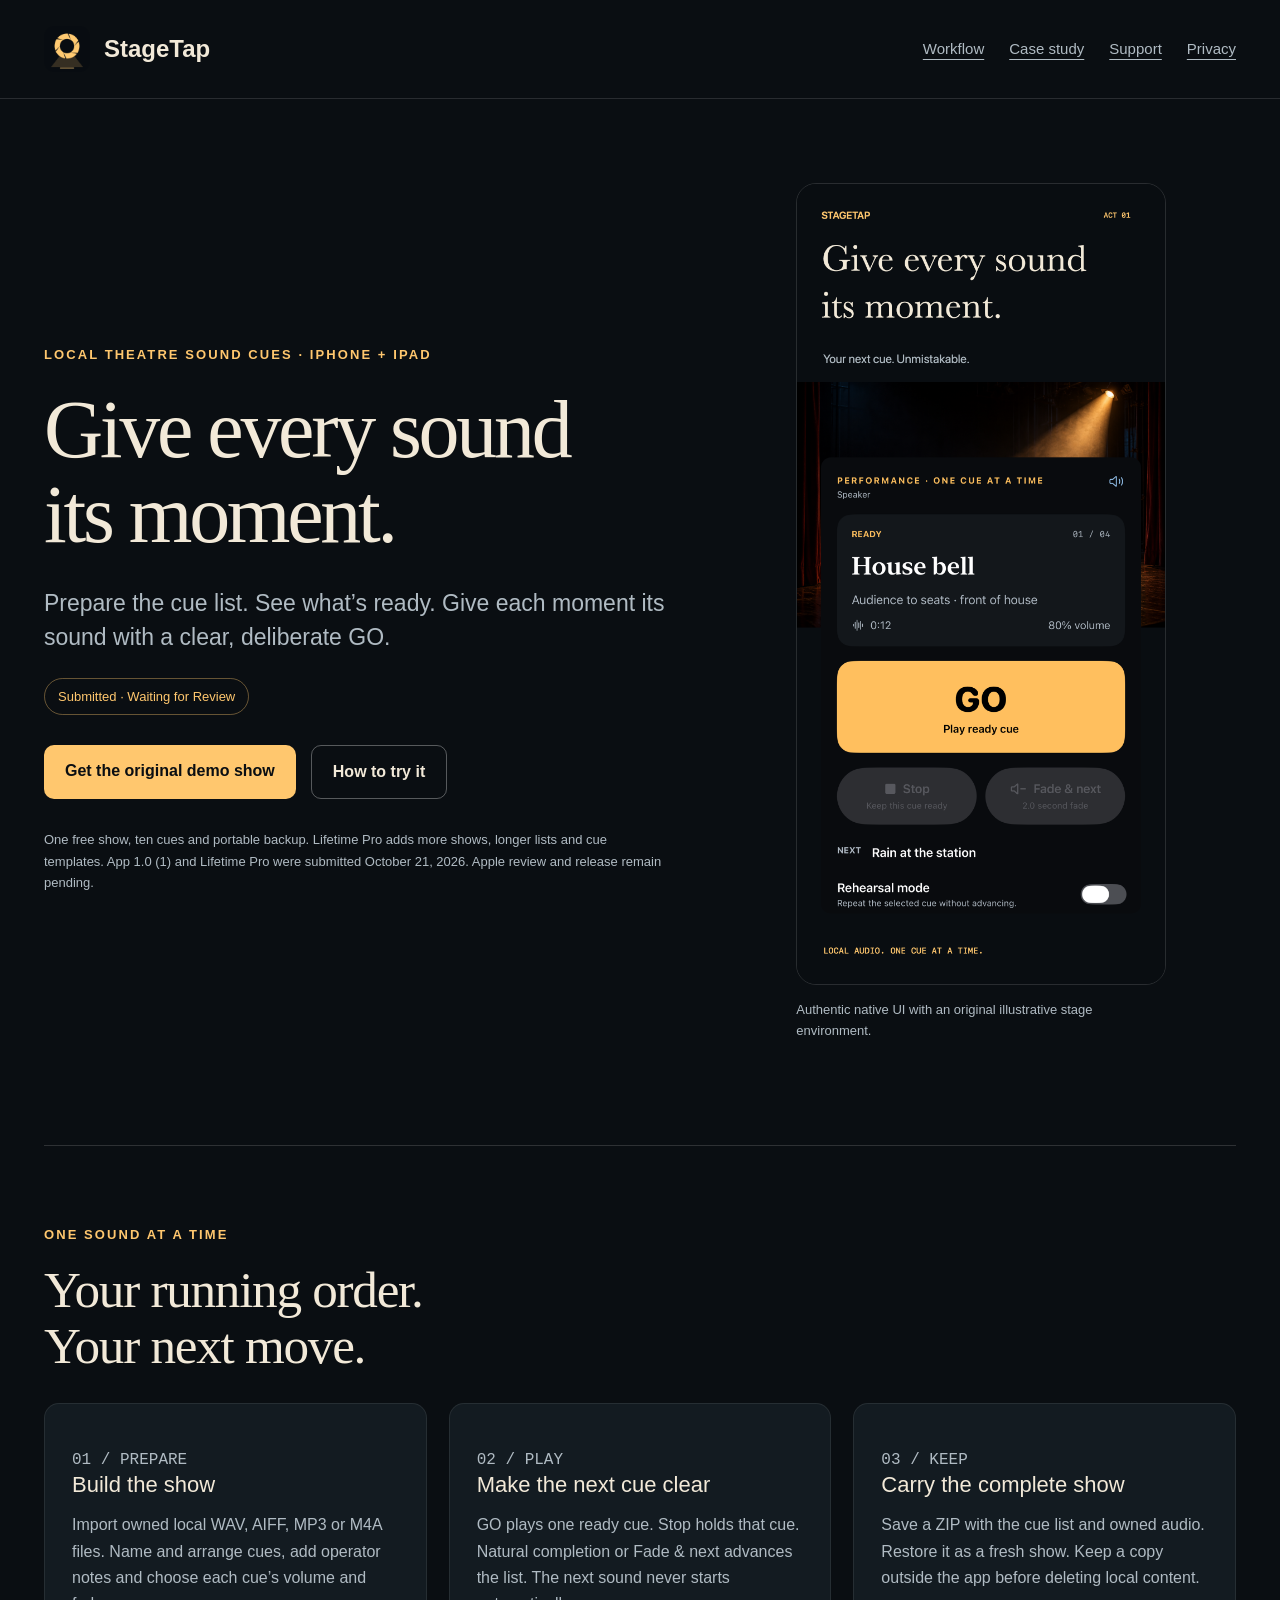
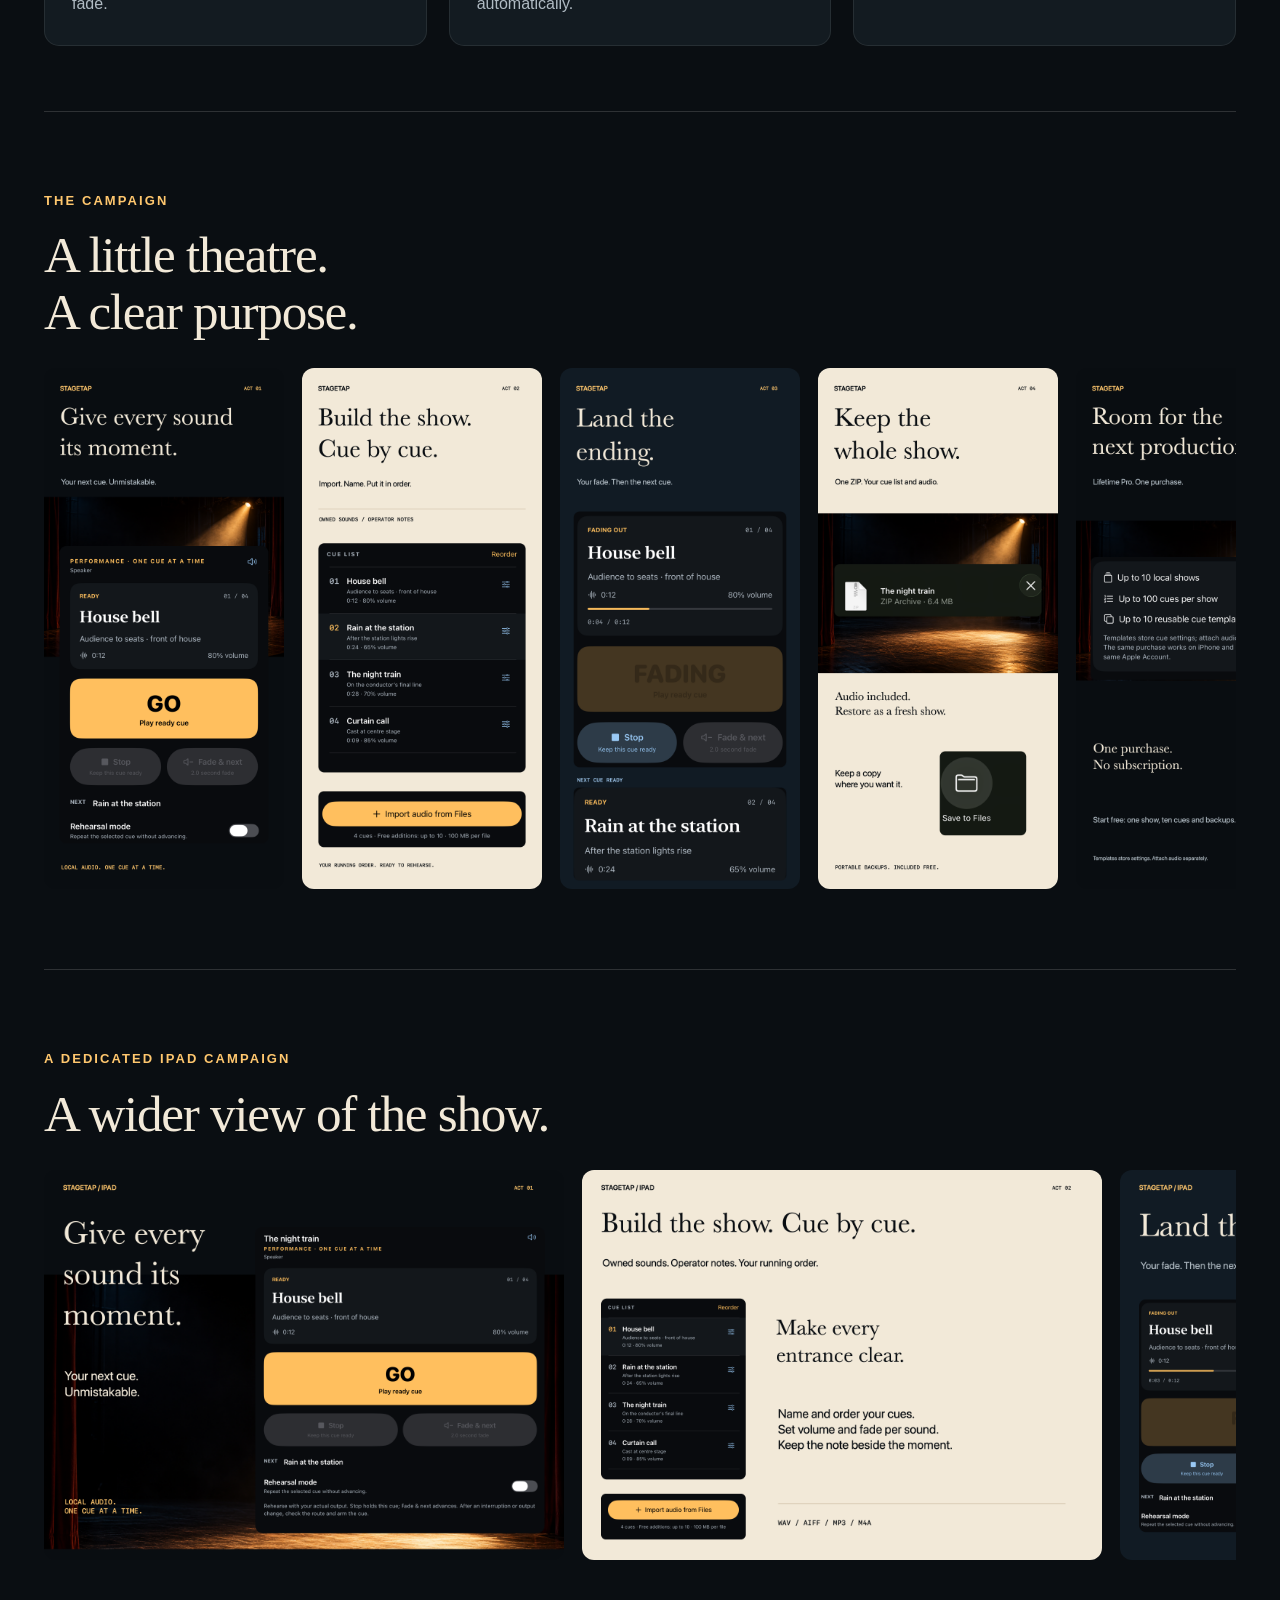
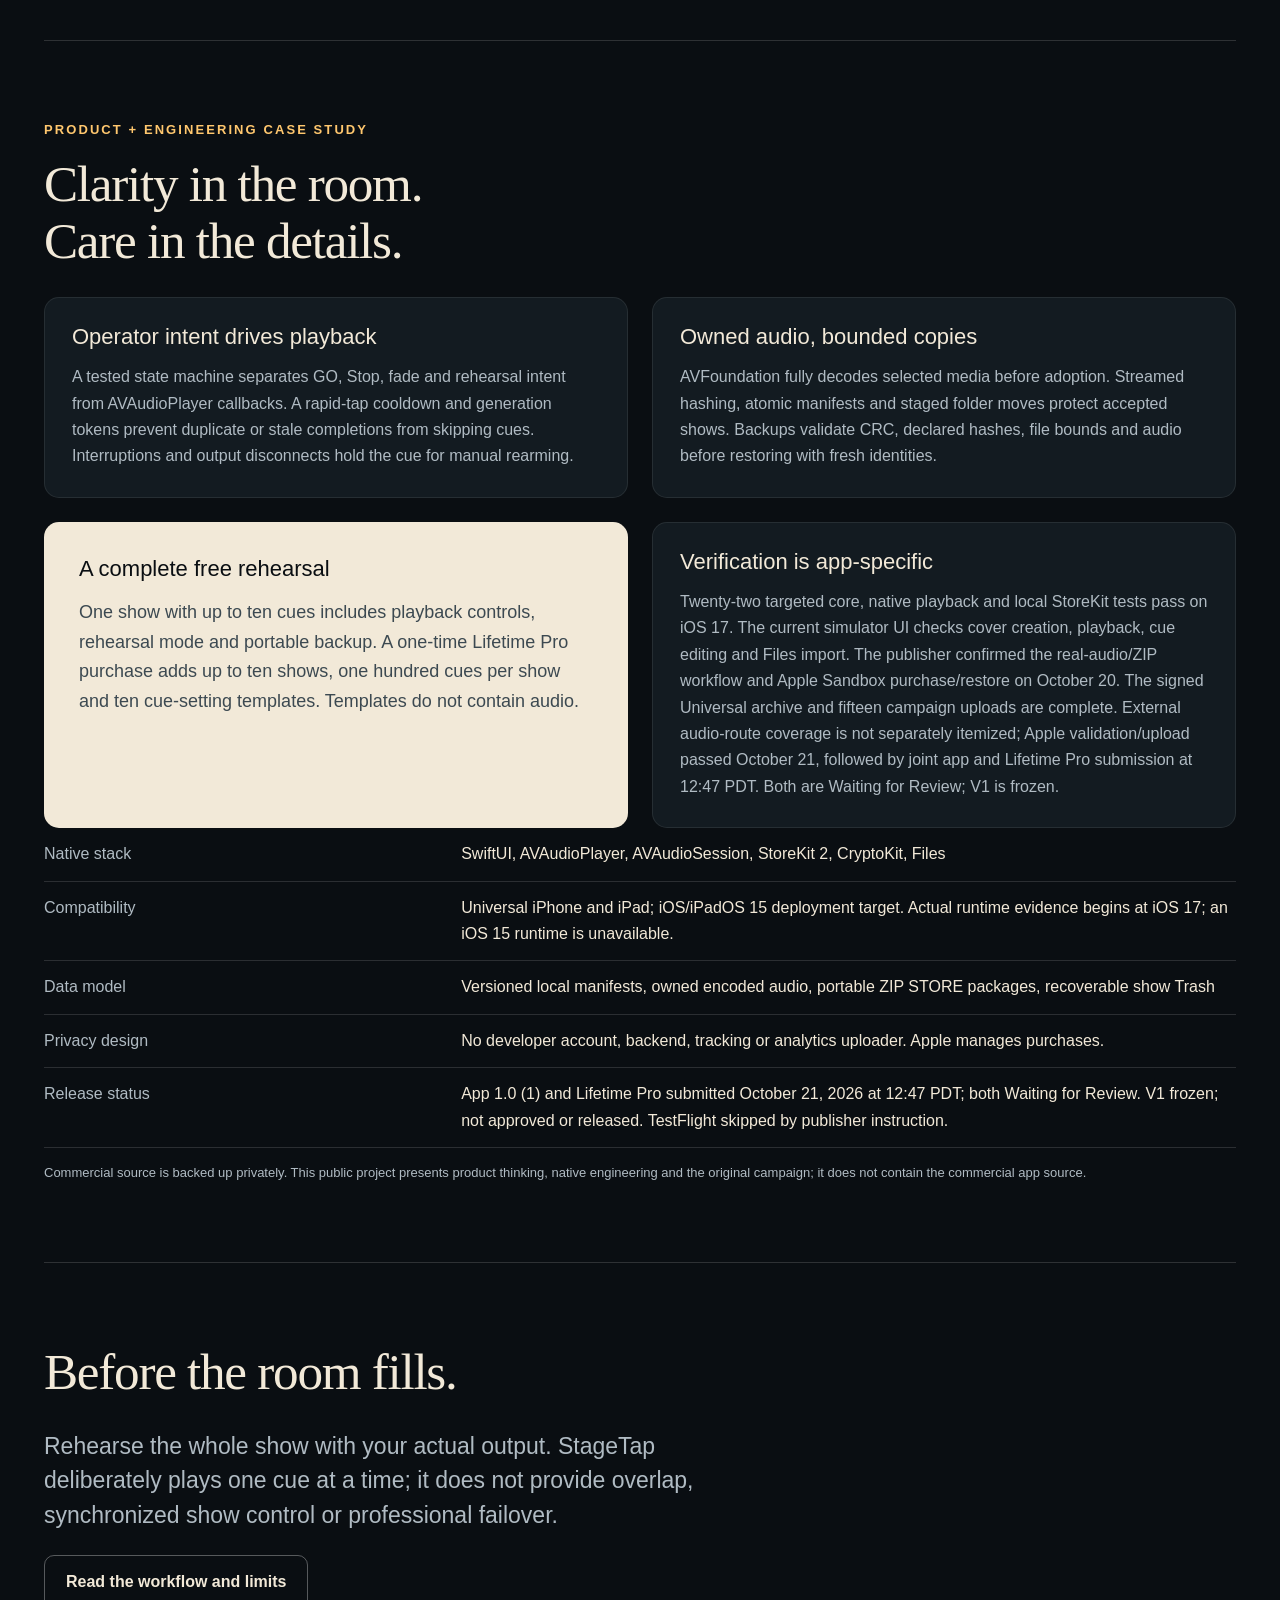
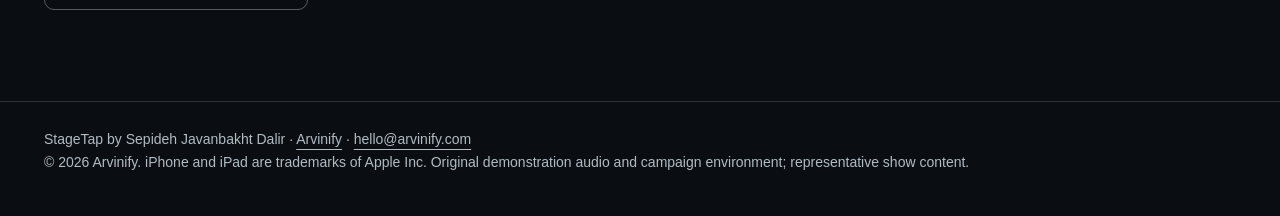
<file: index.html>
<!doctype html><html lang="en"><head><meta charset="utf-8"><meta name="viewport" content="width=device-width,initial-scale=1"><meta name="description" content="StageTap — local theatre sound cues for iPhone and iPad, by Arvinify."><title>Local theatre sound cues · StageTap</title><link rel="icon" href="assets/icon.png"><link rel="stylesheet" href="site.css"></head><body><header><a class="brand" href="index.html"><img src="assets/icon.png" alt="">StageTap</a><nav aria-label="Main"><a href="index.html#workflow">Workflow</a><a href="index.html#engineering">Case study</a><a href="support.html">Support</a><a href="privacy.html">Privacy</a></nav></header><main><section class="hero"><div><p class="kicker">Local theatre sound cues · iPhone + iPad</p><h1>Give every sound<br>its moment.</h1><p class="lead">Prepare the cue list. See what’s ready. Give each moment its sound with a clear, deliberate GO.</p><span class="status">Submitted · Waiting for Review</span><div class="actions"><a class="button" href="sample/StageTap-Demo-Show.zip" download>Get the original demo show</a><a class="button secondary" href="support.html#demo">How to try it</a></div><p class="caption">One free show, ten cues and portable backup. Lifetime Pro adds more shows, longer lists and cue templates. App 1.0 (1) and Lifetime Pro were submitted October 21, 2026. Apple review and release remain pending.</p></div><figure><img src="assets/campaign-01.png" alt="StageTap’s ready House bell cue and large amber GO control, presented with theatre lighting."><figcaption class="caption">Authentic native UI with an original illustrative stage environment.</figcaption></figure></section><section id="workflow" class="section"><p class="kicker">One sound at a time</p><h2>Your running order.<br>Your next move.</h2><div class="grid"><article class="card"><p class="number">01 / PREPARE</p><h3>Build the show</h3><p>Import owned local WAV, AIFF, MP3 or M4A files. Name and arrange cues, add operator notes and choose each cue’s volume and fade.</p></article><article class="card"><p class="number">02 / PLAY</p><h3>Make the next cue clear</h3><p>GO plays one ready cue. Stop holds that cue. Natural completion or Fade &amp; next advances the list. The next sound never starts automatically.</p></article><article class="card"><p class="number">03 / KEEP</p><h3>Carry the complete show</h3><p>Save a ZIP with the cue list and owned audio. Restore it as a fresh show. Keep a copy outside the app before deleting local content.</p></article></div></section><section class="section"><p class="kicker">The campaign</p><h2>A little theatre.<br>A clear purpose.</h2><div class="strip" aria-label="App Store marketing campaign"><img src="assets/campaign-01.png" loading="lazy" alt="The next cue and deliberate GO"><img src="assets/campaign-02.png" loading="lazy" alt="Build an ordered cue list"><img src="assets/campaign-03.png" loading="lazy" alt="Fade the current cue and ready the next"><img src="assets/campaign-04.png" loading="lazy" alt="Keep a complete portable show backup"><img src="assets/campaign-05.png" loading="lazy" alt="Lifetime Pro show and template capacity"></div></section><section class="section"><p class="kicker">A dedicated iPad campaign</p><h2>A wider view of the show.</h2><div class="strip tablets" aria-label="iPad marketing campaign"><img src="assets/ipad-01.png" loading="lazy" alt="A deliberate next cue on iPad"><img src="assets/ipad-02.png" loading="lazy" alt="Build the running order on iPad"><img src="assets/ipad-03.png" loading="lazy" alt="Fade and advance on iPad"><img src="assets/ipad-04.png" loading="lazy" alt="Portable show backup on iPad"><img src="assets/ipad-05.png" loading="lazy" alt="Lifetime Pro capacity on iPad"></div></section><section id="engineering" class="section"><p class="kicker">Product + engineering case study</p><h2>Clarity in the room.<br>Care in the details.</h2><div class="engineering"><article class="card"><h3>Operator intent drives playback</h3><p>A tested state machine separates GO, Stop, fade and rehearsal intent from AVAudioPlayer callbacks. A rapid-tap cooldown and generation tokens prevent duplicate or stale completions from skipping cues. Interruptions and output disconnects hold the cue for manual rearming.</p></article><article class="card"><h3>Owned audio, bounded copies</h3><p>AVFoundation fully decodes selected media before adoption. Streamed hashing, atomic manifests and staged folder moves protect accepted shows. Backups validate CRC, declared hashes, file bounds and audio before restoring with fresh identities.</p></article><article class="paper"><h3>A complete free rehearsal</h3><p>One show with up to ten cues includes playback controls, rehearsal mode and portable backup. A one-time Lifetime Pro purchase adds up to ten shows, one hundred cues per show and ten cue-setting templates. Templates do not contain audio.</p></article><article class="card"><h3>Verification is app-specific</h3><p>Twenty-two targeted core, native playback and local StoreKit tests pass on iOS 17. The current simulator UI checks cover creation, playback, cue editing and Files import. The publisher confirmed the real-audio/ZIP workflow and Apple Sandbox purchase/restore on October 20. The signed Universal archive and fifteen campaign uploads are complete. External audio-route coverage is not separately itemized; Apple validation/upload passed October 21, followed by joint app and Lifetime Pro submission at 12:47 PDT. Both are Waiting for Review; V1 is frozen.</p></article></div><table class="facts"><tr><td>Native stack</td><td>SwiftUI, AVAudioPlayer, AVAudioSession, StoreKit 2, CryptoKit, Files</td></tr><tr><td>Compatibility</td><td>Universal iPhone and iPad; iOS/iPadOS 15 deployment target. Actual runtime evidence begins at iOS 17; an iOS 15 runtime is unavailable.</td></tr><tr><td>Data model</td><td>Versioned local manifests, owned encoded audio, portable ZIP STORE packages, recoverable show Trash</td></tr><tr><td>Privacy design</td><td>No developer account, backend, tracking or analytics uploader. Apple manages purchases.</td></tr><tr><td>Release status</td><td>App 1.0 (1) and Lifetime Pro submitted October 21, 2026 at 12:47 PDT; both Waiting for Review. V1 frozen; not approved or released. TestFlight skipped by publisher instruction.</td></tr></table><p class="caption">Commercial source is backed up privately. This public project presents product thinking, native engineering and the original campaign; it does not contain the commercial app source.</p></section><section class="section"><h2>Before the room fills.</h2><p class="lead">Rehearse the whole show with your actual output. StageTap deliberately plays one cue at a time; it does not provide overlap, synchronized show control or professional failover.</p><a class="button secondary" href="support.html">Read the workflow and limits</a></section></main><footer>StageTap by Sepideh Javanbakht Dalir · <a href="https://www.arvinify.com">Arvinify</a> · <a href="mailto:hello@arvinify.com">hello@arvinify.com</a><br>© 2026 Arvinify. iPhone and iPad are trademarks of Apple Inc. Original demonstration audio and campaign environment; representative show content.</footer></body></html>
</file>
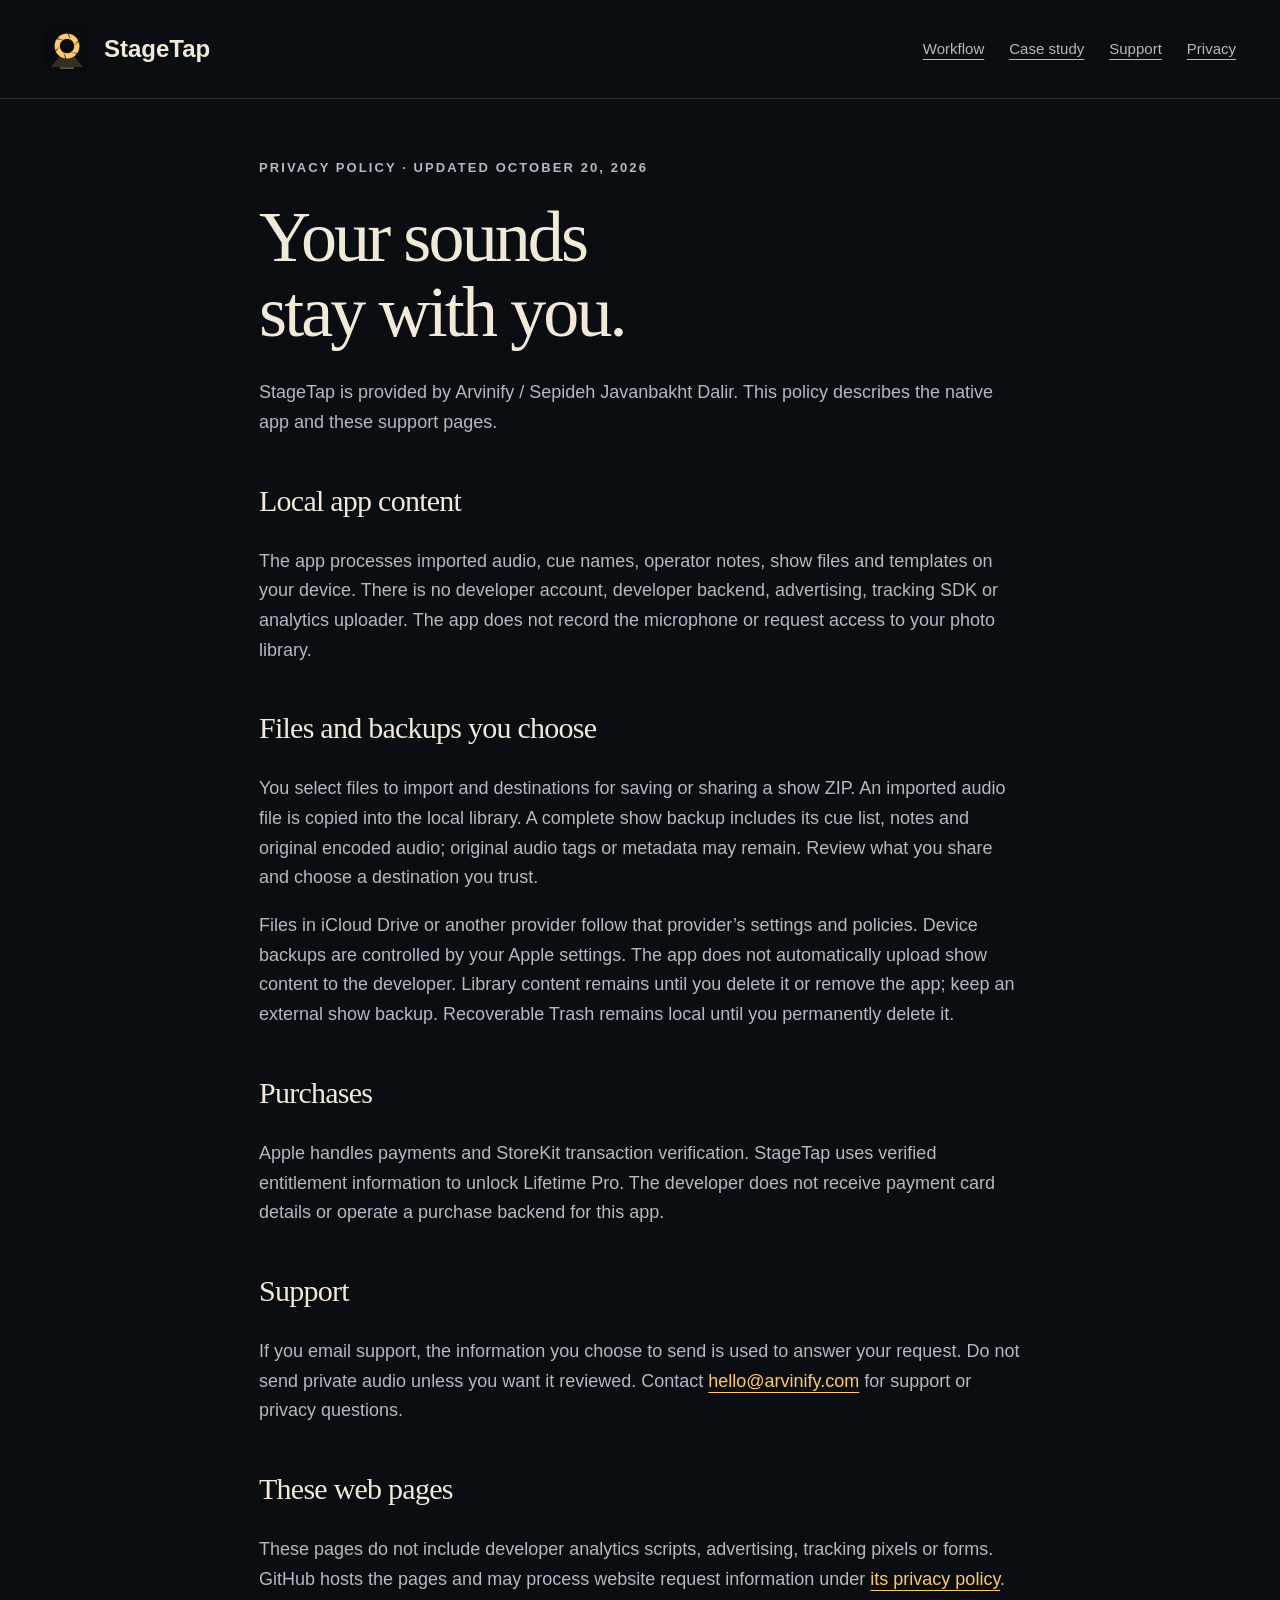
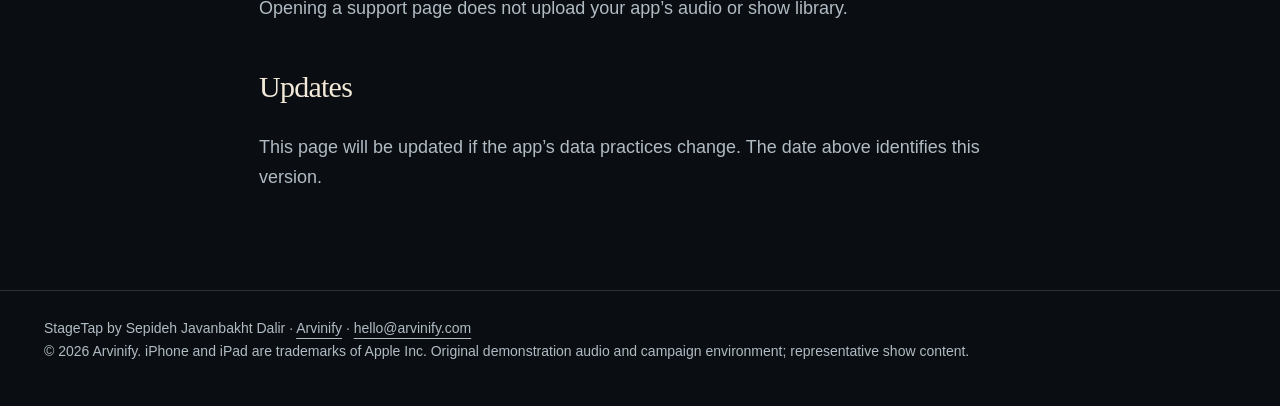
<file: privacy.html>
<!doctype html><html lang="en"><head><meta charset="utf-8"><meta name="viewport" content="width=device-width,initial-scale=1"><meta name="description" content="StageTap — local theatre sound cues for iPhone and iPad, by Arvinify."><title>Privacy policy · StageTap</title><link rel="icon" href="assets/icon.png"><link rel="stylesheet" href="site.css"></head><body><header><a class="brand" href="index.html"><img src="assets/icon.png" alt="">StageTap</a><nav aria-label="Main"><a href="index.html#workflow">Workflow</a><a href="index.html#engineering">Case study</a><a href="support.html">Support</a><a href="privacy.html">Privacy</a></nav></header><main class="doc"><p class="kicker">Privacy policy · updated October 20, 2026</p><h1>Your sounds<br>stay with you.</h1><p>StageTap is provided by Arvinify / Sepideh Javanbakht Dalir. This policy describes the native app and these support pages.</p><h2>Local app content</h2><p>The app processes imported audio, cue names, operator notes, show files and templates on your device. There is no developer account, developer backend, advertising, tracking SDK or analytics uploader. The app does not record the microphone or request access to your photo library.</p><h2>Files and backups you choose</h2><p>You select files to import and destinations for saving or sharing a show ZIP. An imported audio file is copied into the local library. A complete show backup includes its cue list, notes and original encoded audio; original audio tags or metadata may remain. Review what you share and choose a destination you trust.</p><p>Files in iCloud Drive or another provider follow that provider’s settings and policies. Device backups are controlled by your Apple settings. The app does not automatically upload show content to the developer. Library content remains until you delete it or remove the app; keep an external show backup. Recoverable Trash remains local until you permanently delete it.</p><h2>Purchases</h2><p>Apple handles payments and StoreKit transaction verification. StageTap uses verified entitlement information to unlock Lifetime Pro. The developer does not receive payment card details or operate a purchase backend for this app.</p><h2>Support</h2><p>If you email support, the information you choose to send is used to answer your request. Do not send private audio unless you want it reviewed. Contact <a href="mailto:hello@arvinify.com">hello@arvinify.com</a> for support or privacy questions.</p><h2>These web pages</h2><p>These pages do not include developer analytics scripts, advertising, tracking pixels or forms. GitHub hosts the pages and may process website request information under <a href="https://docs.github.com/en/site-policy/privacy-policies/github-general-privacy-statement">its privacy policy</a>. Opening a support page does not upload your app’s audio or show library.</p><h2>Updates</h2><p>This page will be updated if the app’s data practices change. The date above identifies this version.</p></main><footer>StageTap by Sepideh Javanbakht Dalir · <a href="https://www.arvinify.com">Arvinify</a> · <a href="mailto:hello@arvinify.com">hello@arvinify.com</a><br>© 2026 Arvinify. iPhone and iPad are trademarks of Apple Inc. Original demonstration audio and campaign environment; representative show content.</footer></body></html>
</file>
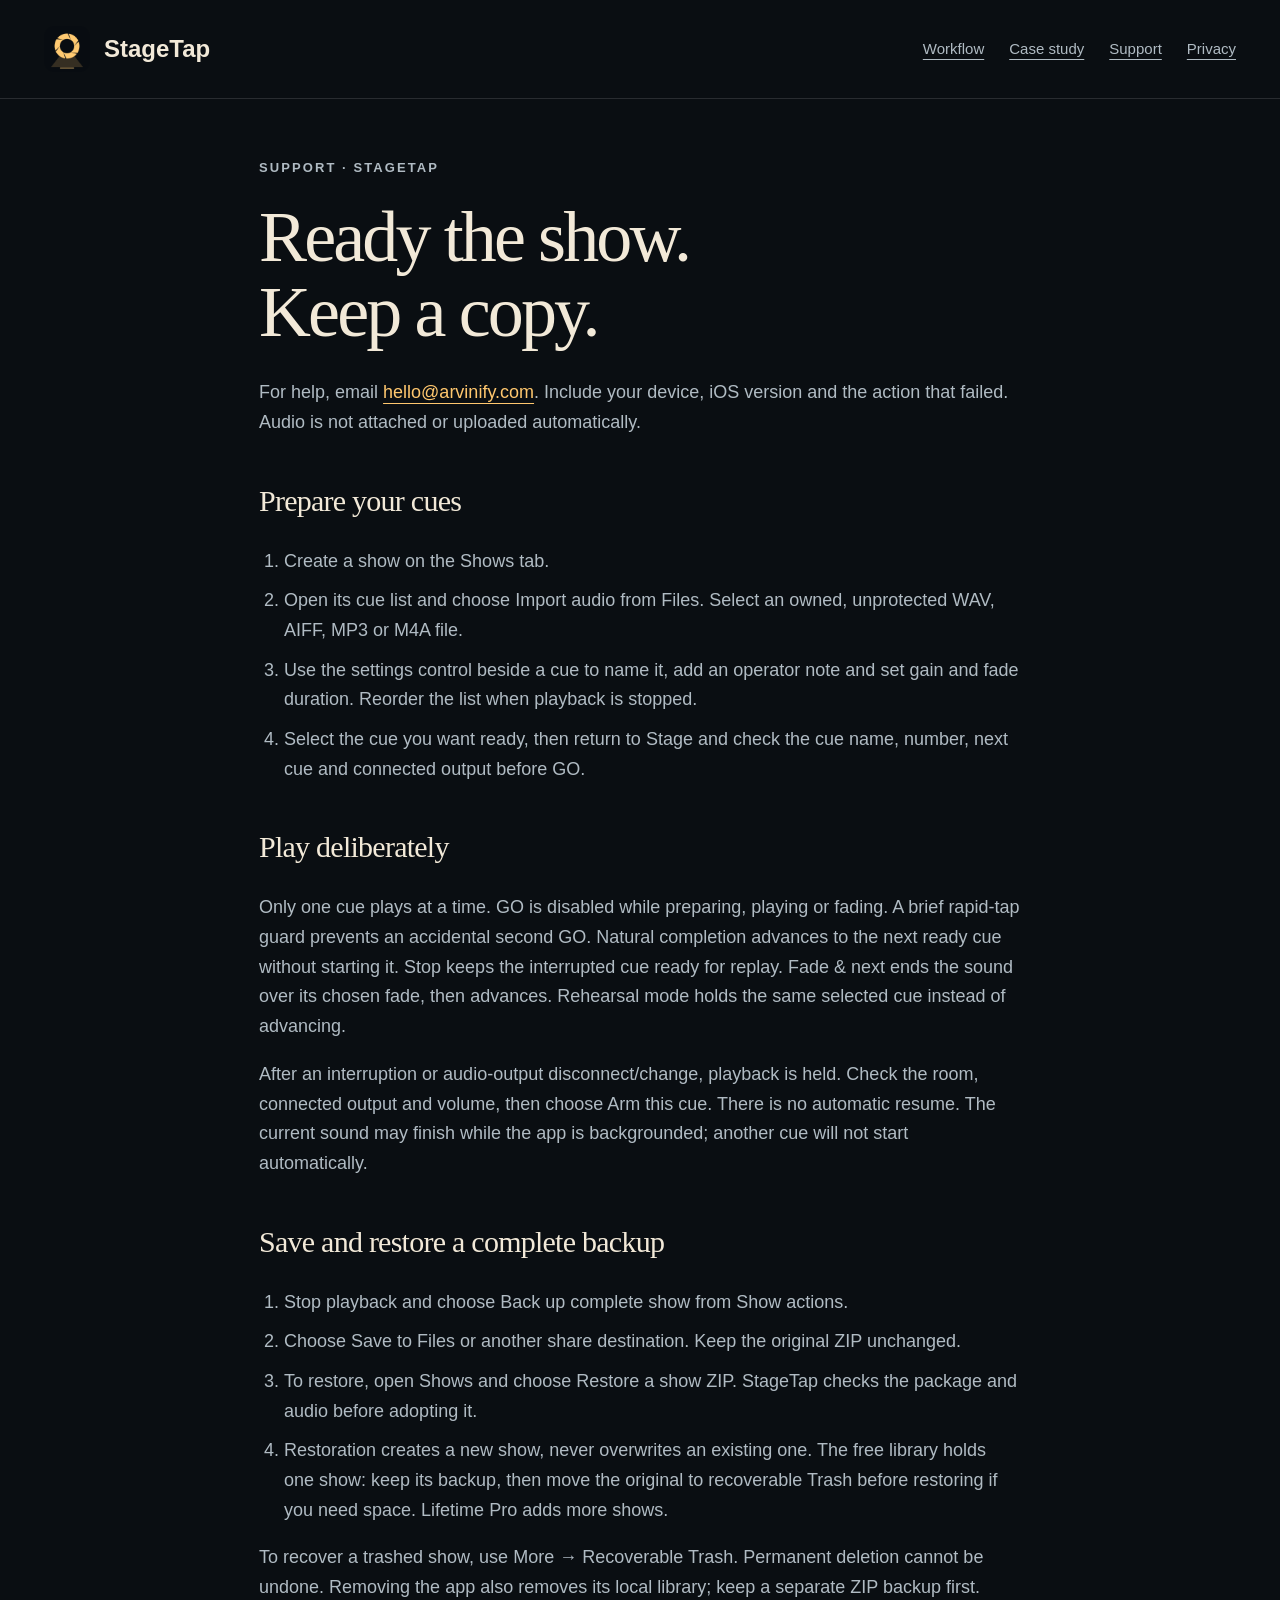
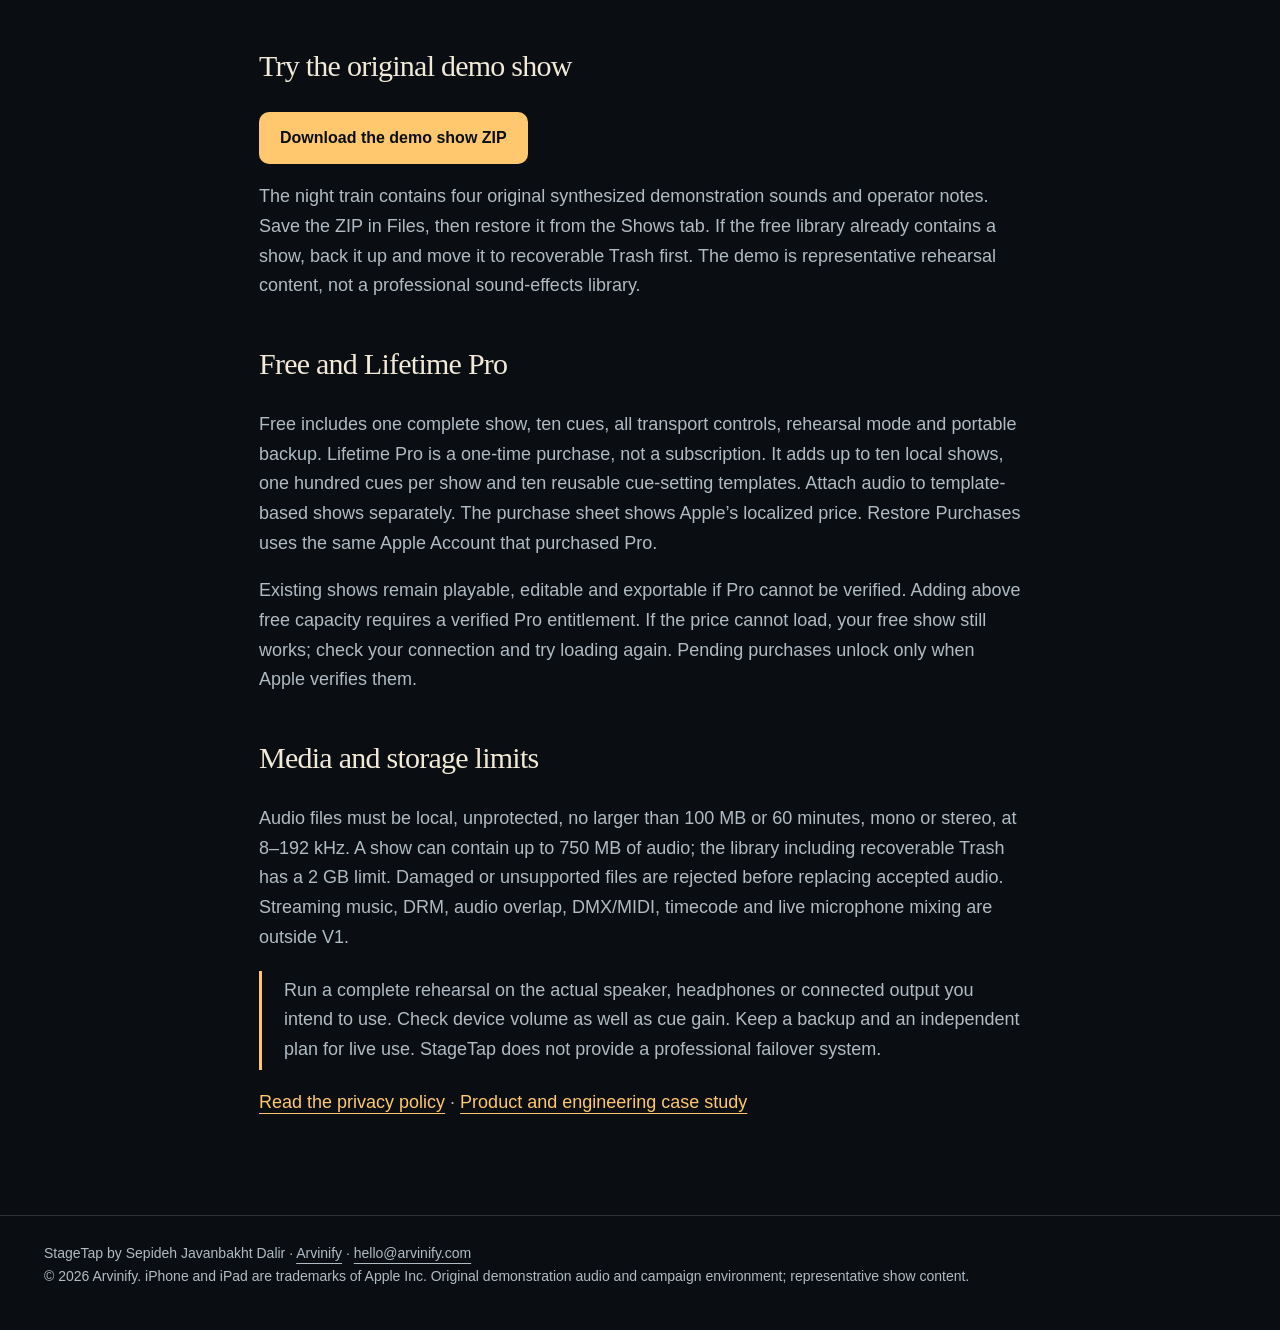
<file: support.html>
<!doctype html><html lang="en"><head><meta charset="utf-8"><meta name="viewport" content="width=device-width,initial-scale=1"><meta name="description" content="StageTap — local theatre sound cues for iPhone and iPad, by Arvinify."><title>Support · StageTap</title><link rel="icon" href="assets/icon.png"><link rel="stylesheet" href="site.css"></head><body><header><a class="brand" href="index.html"><img src="assets/icon.png" alt="">StageTap</a><nav aria-label="Main"><a href="index.html#workflow">Workflow</a><a href="index.html#engineering">Case study</a><a href="support.html">Support</a><a href="privacy.html">Privacy</a></nav></header><main class="doc"><p class="kicker">Support · StageTap</p><h1>Ready the show.<br>Keep a copy.</h1><p>For help, email <a href="mailto:hello@arvinify.com?subject=StageTap%20support">hello@arvinify.com</a>. Include your device, iOS version and the action that failed. Audio is not attached or uploaded automatically.</p><h2>Prepare your cues</h2><ol><li>Create a show on the Shows tab.</li><li>Open its cue list and choose Import audio from Files. Select an owned, unprotected WAV, AIFF, MP3 or M4A file.</li><li>Use the settings control beside a cue to name it, add an operator note and set gain and fade duration. Reorder the list when playback is stopped.</li><li>Select the cue you want ready, then return to Stage and check the cue name, number, next cue and connected output before GO.</li></ol><h2>Play deliberately</h2><p>Only one cue plays at a time. GO is disabled while preparing, playing or fading. A brief rapid-tap guard prevents an accidental second GO. Natural completion advances to the next ready cue without starting it. Stop keeps the interrupted cue ready for replay. Fade &amp; next ends the sound over its chosen fade, then advances. Rehearsal mode holds the same selected cue instead of advancing.</p><p>After an interruption or audio-output disconnect/change, playback is held. Check the room, connected output and volume, then choose Arm this cue. There is no automatic resume. The current sound may finish while the app is backgrounded; another cue will not start automatically.</p><h2>Save and restore a complete backup</h2><ol><li>Stop playback and choose Back up complete show from Show actions.</li><li>Choose Save to Files or another share destination. Keep the original ZIP unchanged.</li><li>To restore, open Shows and choose Restore a show ZIP. StageTap checks the package and audio before adopting it.</li><li>Restoration creates a new show, never overwrites an existing one. The free library holds one show: keep its backup, then move the original to recoverable Trash before restoring if you need space. Lifetime Pro adds more shows.</li></ol><p>To recover a trashed show, use More → Recoverable Trash. Permanent deletion cannot be undone. Removing the app also removes its local library; keep a separate ZIP backup first.</p><h2 id="demo">Try the original demo show</h2><p><a class="button" href="sample/StageTap-Demo-Show.zip" download>Download the demo show ZIP</a></p><p>The night train contains four original synthesized demonstration sounds and operator notes. Save the ZIP in Files, then restore it from the Shows tab. If the free library already contains a show, back it up and move it to recoverable Trash first. The demo is representative rehearsal content, not a professional sound-effects library.</p><h2>Free and Lifetime Pro</h2><p>Free includes one complete show, ten cues, all transport controls, rehearsal mode and portable backup. Lifetime Pro is a one-time purchase, not a subscription. It adds up to ten local shows, one hundred cues per show and ten reusable cue-setting templates. Attach audio to template-based shows separately. The purchase sheet shows Apple’s localized price. Restore Purchases uses the same Apple Account that purchased Pro.</p><p>Existing shows remain playable, editable and exportable if Pro cannot be verified. Adding above free capacity requires a verified Pro entitlement. If the price cannot load, your free show still works; check your connection and try loading again. Pending purchases unlock only when Apple verifies them.</p><h2>Media and storage limits</h2><p>Audio files must be local, unprotected, no larger than 100 MB or 60 minutes, mono or stereo, at 8–192 kHz. A show can contain up to 750 MB of audio; the library including recoverable Trash has a 2 GB limit. Damaged or unsupported files are rejected before replacing accepted audio. Streaming music, DRM, audio overlap, DMX/MIDI, timecode and live microphone mixing are outside V1.</p><p class="note">Run a complete rehearsal on the actual speaker, headphones or connected output you intend to use. Check device volume as well as cue gain. Keep a backup and an independent plan for live use. StageTap does not provide a professional failover system.</p><p><a href="privacy.html">Read the privacy policy</a> · <a href="index.html">Product and engineering case study</a></p></main><footer>StageTap by Sepideh Javanbakht Dalir · <a href="https://www.arvinify.com">Arvinify</a> · <a href="mailto:hello@arvinify.com">hello@arvinify.com</a><br>© 2026 Arvinify. iPhone and iPad are trademarks of Apple Inc. Original demonstration audio and campaign environment; representative show content.</footer></body></html>
</file>
<file: site.css>
:root{color-scheme:dark;--ink:#0a0e12;--panel:#131b21;--gold:#ffc76e;--cream:#f2e9d8;--quiet:#b0bbc3}*{box-sizing:border-box}html{scroll-behavior:smooth}body{margin:0;background:var(--ink);color:var(--cream);font:18px/1.65 -apple-system,BlinkMacSystemFont,"Segoe UI",sans-serif}a{color:var(--gold);text-underline-offset:5px}a:focus-visible,button:focus-visible{outline:3px solid #a5cef4;outline-offset:6px}header,main,footer{max-width:1400px;margin:auto;padding:26px 44px}header{display:flex;justify-content:space-between;gap:20px;align-items:center;border-bottom:1px solid #ffffff20}.brand{color:var(--cream);font-size:24px;font-weight:750;text-decoration:none;display:flex;gap:14px;align-items:center}.brand img{width:46px;height:46px;border-radius:11px}nav{display:flex;gap:25px;flex-wrap:wrap}nav a{font-size:15px;color:var(--quiet)}.hero{display:grid;grid-template-columns:1.1fr 0.9fr;gap:60px;align-items:center;padding:58px 0 90px}.kicker{color:var(--gold);font-size:13px;letter-spacing:.16em;text-transform:uppercase;font-weight:700}h1,h2,h3{line-height:1.06;font-weight:500}h1{font:clamp(54px,6.4vw,94px)/1.04 Georgia,serif;letter-spacing:-.04em;margin:22px 0 28px}h2{font:clamp(36px,4vw,57px)/1.1 Georgia,serif;letter-spacing:-.025em;margin:16px 0 28px}h3{font-size:22px;margin:0 0 15px}.lead{font-size:23px;line-height:1.5;max-width:650px;color:var(--quiet)}.status{display:inline-block;border:1px solid #ffc76e60;color:var(--gold);padding:7px 13px;border-radius:30px;font-size:13px}.actions{display:flex;gap:15px;flex-wrap:wrap;margin:30px 0}.button{padding:13px 21px;border-radius:10px;background:var(--gold);color:var(--ink);font-size:16px;font-weight:650;text-decoration:none;display:inline-block}.button.secondary{background:transparent;border:1px solid #ffffff50;color:var(--cream)}.hero figure{margin:0;justify-self:center;max-width:370px}.hero figure img{width:100%;display:block;border:1px solid #ffffff20;border-radius:20px}.caption{font-size:13px;color:var(--quiet);margin:14px 0}.section{padding:65px 0;border-top:1px solid #ffffff25}.grid{display:grid;grid-template-columns:repeat(3,1fr);gap:22px}.card{background:var(--panel);border:1px solid #ffffff15;padding:27px;border-radius:15px}.number{font-family:ui-monospace,monospace;color:var(--gold);font-size:13px;margin-bottom:20px}.card p{font-size:16px;color:var(--quiet);margin-bottom:0}.strip{display:flex;gap:18px;overflow:auto;scroll-snap-type:x mandatory;padding-bottom:15px}.strip img{width:240px;height:auto;border-radius:12px;scroll-snap-align:start}.engineering{display:grid;grid-template-columns:1fr 1fr;gap:24px}.paper{background:var(--cream);color:var(--ink);padding:35px;border-radius:15px}.paper p{color:#3c4951}.paper a{color:#56390d}.doc{max-width:850px;padding-top:45px;padding-bottom:80px}.doc h1{font-size:clamp(46px,6vw,72px)}.doc h2{font:30px/1.2 Georgia,serif;margin-top:45px}.doc p,.doc li{color:var(--quiet)}.doc strong{color:var(--cream)}.doc li{margin:10px 0}.doc ol{padding-left:25px}.note{border-left:3px solid var(--gold);padding:5px 0 5px 22px}.facts{width:100%;border-collapse:collapse;font-size:16px}.facts td{padding:13px 0;border-bottom:1px solid #ffffff22;vertical-align:top}.facts td:first-child{width:35%;color:var(--quiet);padding-right:15px}footer{border-top:1px solid #ffffff25;color:var(--quiet);font-size:14px;padding-bottom:42px}footer a{color:var(--quiet)}@media(max-width:850px){header,main,footer{padding-left:24px;padding-right:24px}.hero{grid-template-columns:1fr;gap:35px;padding:35px 0 60px}.hero figure{max-width:340px}.grid{grid-template-columns:1fr}.engineering{grid-template-columns:1fr}.lead{font-size:20px}header{align-items:flex-start;flex-direction:column}.section{padding:42px 0}.paper{padding:25px}}@media(prefers-reduced-motion:reduce){html{scroll-behavior:auto}}

.strip img{flex:0 0 auto}.tablets img{width:min(520px,85vw)}
</file>
